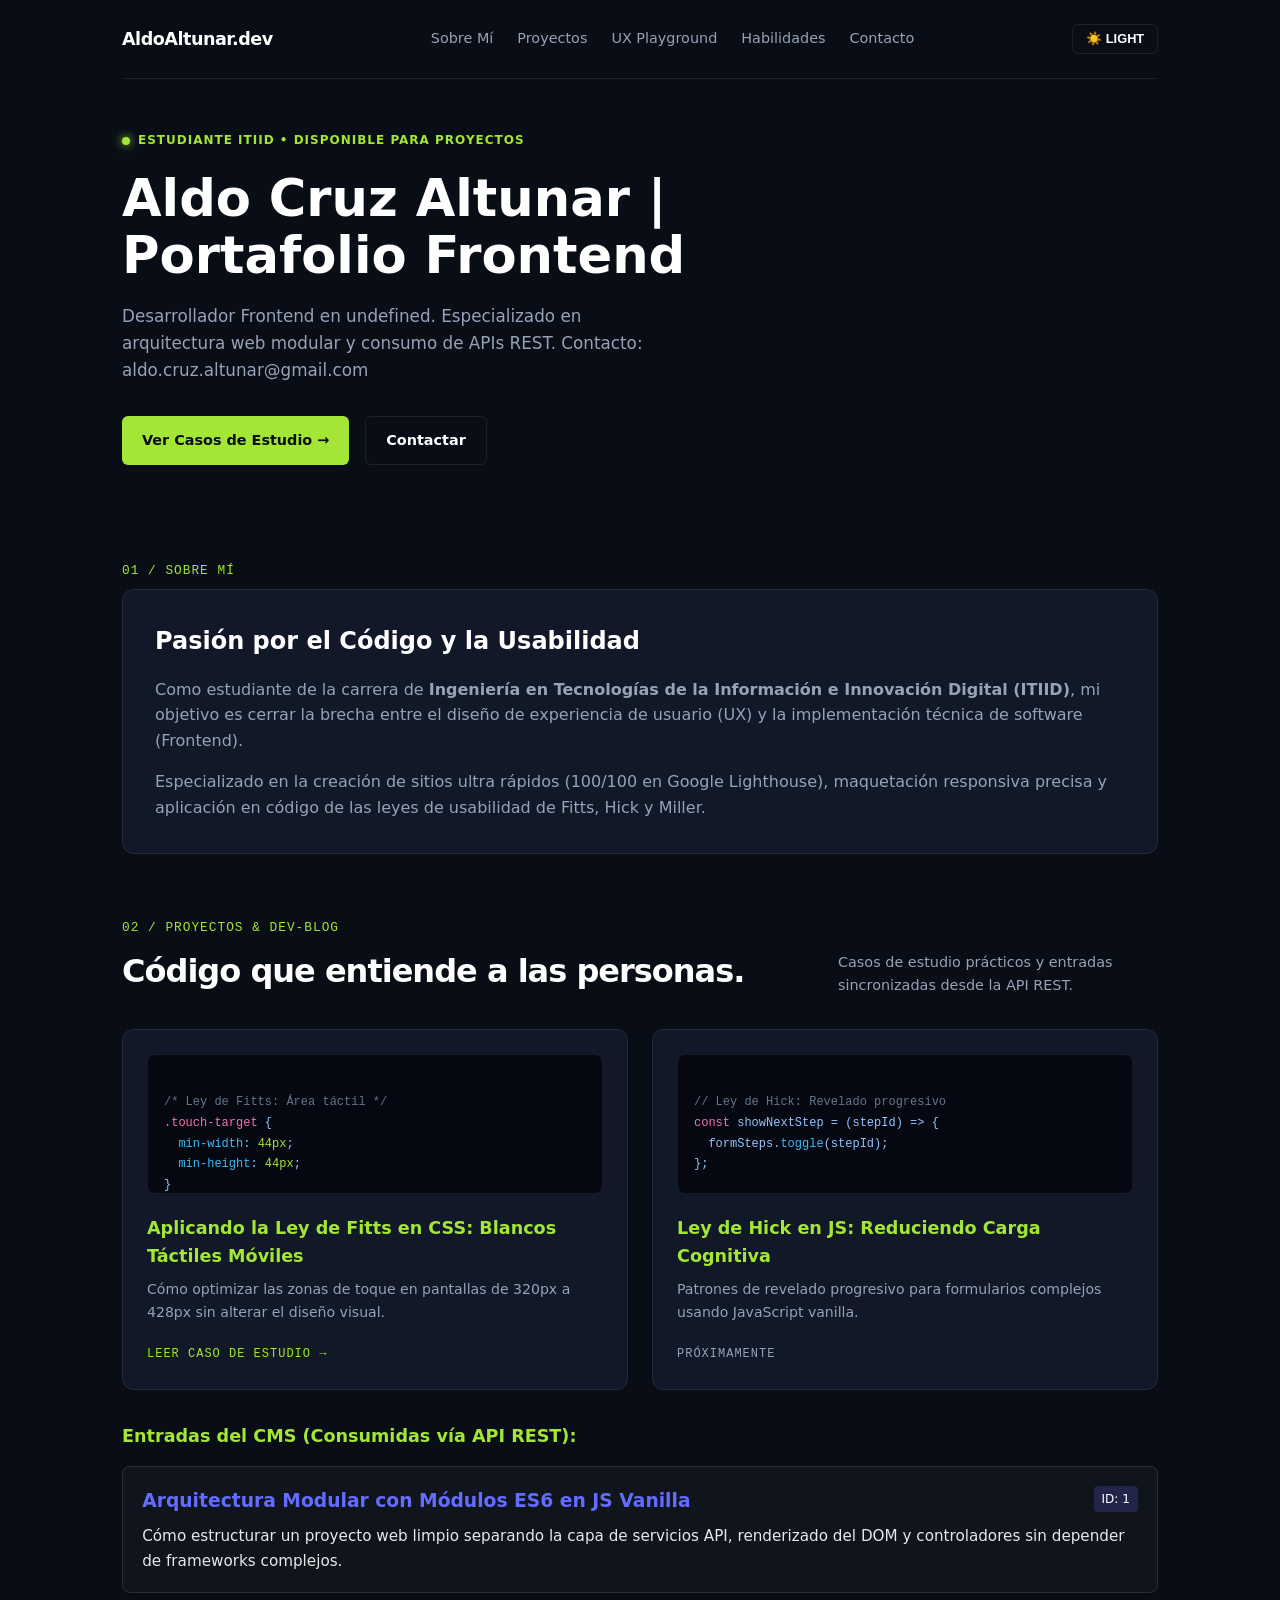
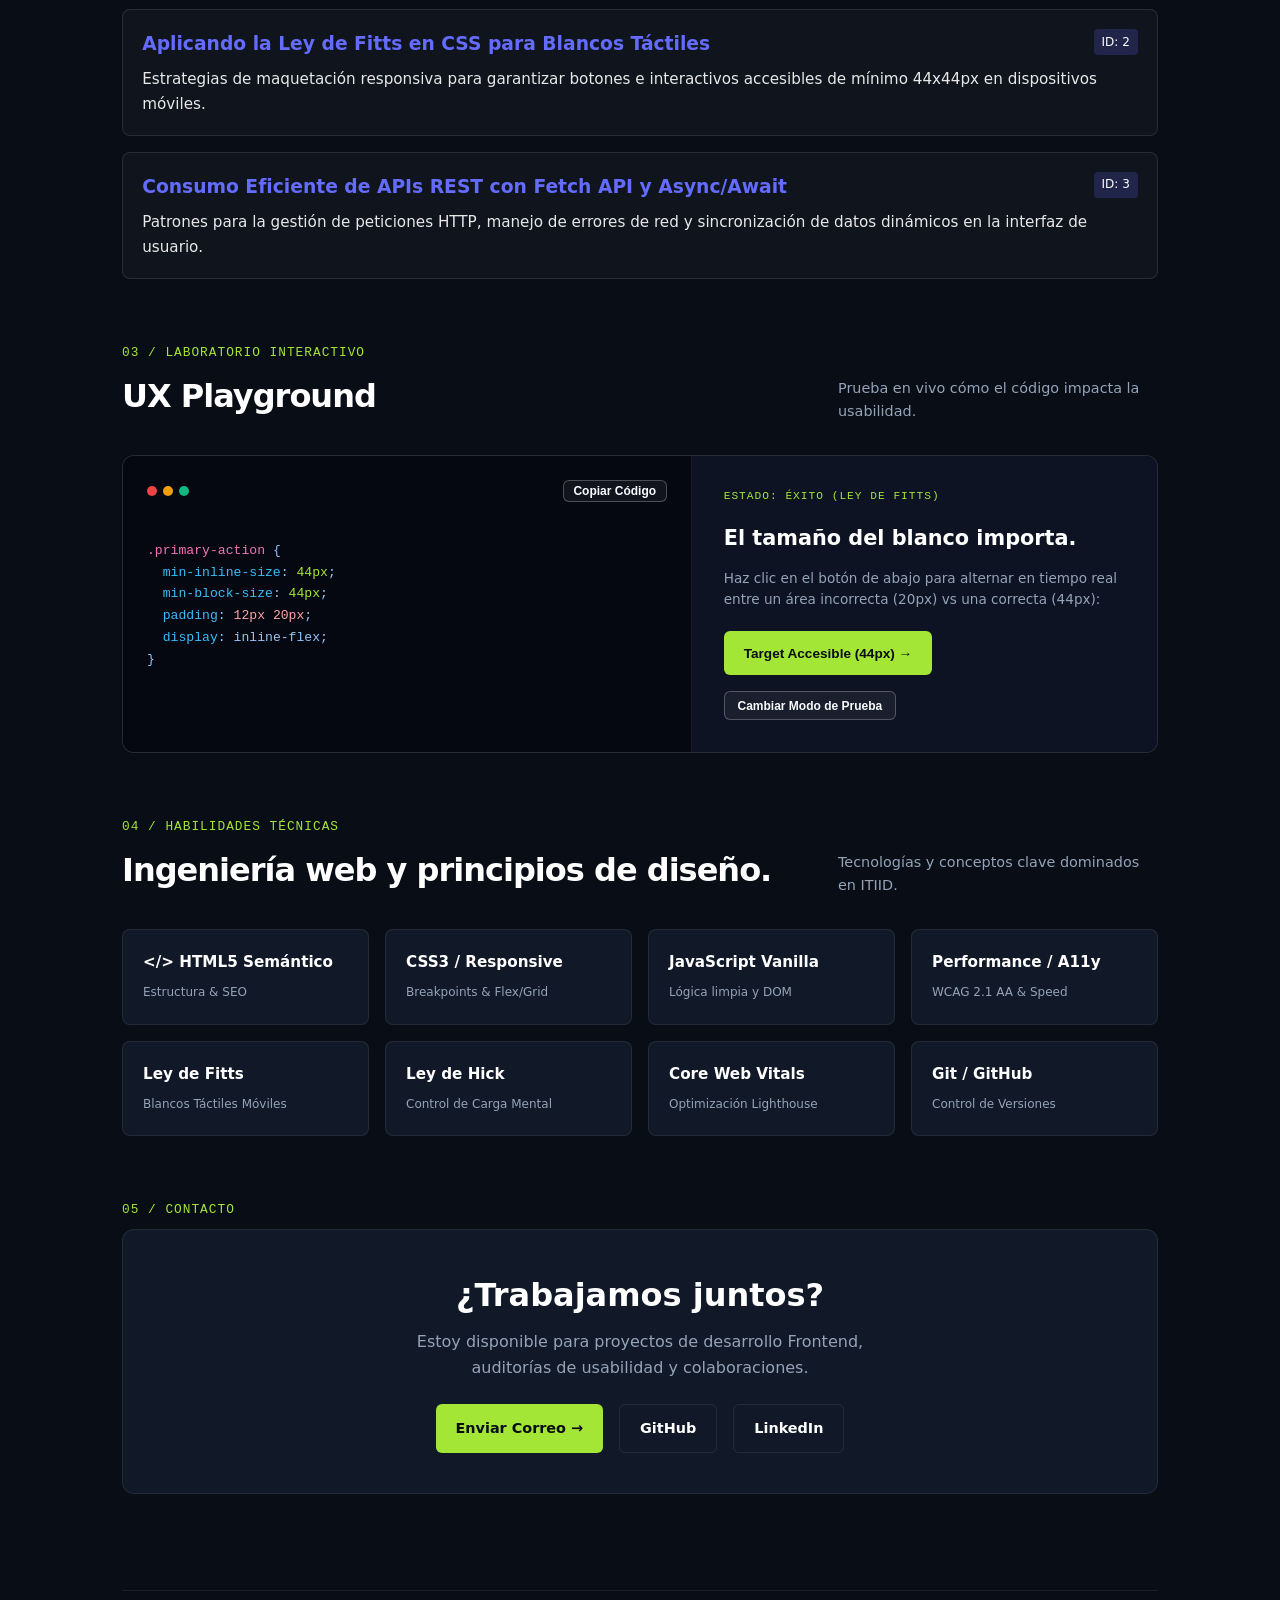
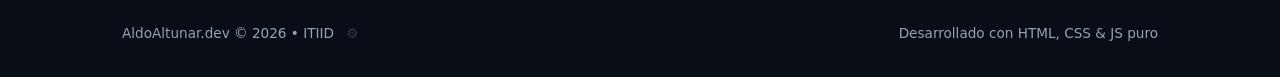
<file: index.html>
<!DOCTYPE html>
<html lang="es" data-theme="dark">
<head>
  <meta charset="UTF-8">
  <meta name="viewport" content="width=device-width, initial-scale=1.0">
  <title>Aldo Cruz Altunar | Portafolio Frontend & UX/UI - ITIID</title>
  <meta name="description" content="Portafolio profesional y Dev-Blog de Aldo Cruz Altunar, estudiante de ITIID enfocado en código Frontend y leyes de UX/UI.">
  <link rel="stylesheet" href="styles.css">
</head>
<body>

  <div class="container">
    <!-- Header Navigation -->
    <header>
      <a href="index.html" class="logo">AldoAltunar.dev</a>
      
      <!-- Menú Desktop -->
      <nav id="nav-menu">
        <a href="#about">Sobre Mí</a>
        <a href="#projects">Proyectos</a>
        <a href="#lab">UX Playground</a>
        <a href="#skills">Habilidades</a>
        <a href="#contact">Contacto</a>
      </nav>

      <div style="display: flex; gap: 0.5rem; align-items: center;">
        <button id="theme-btn" class="btn-secondary" style="padding: 0.4rem 0.8rem; font-size: 0.8rem; min-height: auto;">☀️ LIGHT</button>
        <!-- Botón Hamburguesa Móvil -->
        <button id="menu-toggle" class="menu-toggle-btn" aria-label="Abrir Menú">☰</button>
      </div>
    </header>

    <!-- Hero Section -->
    <section class="hero-grid" style="padding: 3rem 0;">
      <div>
        <div class="status-badge">
          <span class="status-dot"></span> Estudiante ITIID &bull; Disponible para Proyectos
        </div>
        <h1 id="dev-name" style="font-size: clamp(2rem, 4vw, 3.2rem); font-weight: 800; line-height: 1.1; margin-bottom: 1.25rem;">
          Ingeniero Frontend<br>&amp; Especialista en UX/UI.
        </h1>
        <p id="dev-bio" style="color: var(--text-muted); font-size: 1.05rem; margin-bottom: 2rem; max-width: 540px;">
          Hola, soy <strong>Aldo Cruz Altunar</strong>. Desarrollo aplicaciones web de alto rendimiento combinando código limpio (CSS/JS Vanilla) con psicología de usuario y accesibilidad.
        </p>
        <div style="display: flex; gap: 1rem; flex-wrap: wrap;">
          <a href="#projects" class="btn-primary">Ver Casos de Estudio &rarr;</a>
          <a href="#contact" class="btn-secondary">Contactar</a>
        </div>
      </div>
    </section>

    <!-- 01 / Sobre Mí -->
    <section id="about" style="margin: 3rem 0; scroll-margin-top: 2rem;">
      <div class="section-meta">01 / SOBRE MÍ</div>
      <div class="card-project" style="padding: 2rem;">
        <h2 style="font-size: 1.5rem; margin-bottom: 1rem;">Pasión por el Código y la Usabilidad</h2>
        <p style="color: var(--text-muted); margin-bottom: 1rem;">
          Como estudiante de la carrera de <strong>Ingeniería en Tecnologías de la Información e Innovación Digital (ITIID)</strong>, mi objetivo es cerrar la brecha entre el diseño de experiencia de usuario (UX) y la implementación técnica de software (Frontend).
        </p>
        <p style="color: var(--text-muted);">
          Especializado en la creación de sitios ultra rápidos (100/100 en Google Lighthouse), maquetación responsiva precisa y aplicación en código de las leyes de usabilidad de Fitts, Hick y Miller.
        </p>
      </div>
    </section>

    <!-- 02 / Proyectos y Dev-Blog -->
    <section id="projects" style="margin: 4rem 0; scroll-margin-top: 2rem;">
      <div class="section-meta">02 / PROYECTOS &amp; DEV-BLOG</div>
      <div class="section-header">
        <h2>Código que entiende a las personas.</h2>
        <p class="section-subtitle">Casos de estudio prácticos y entradas sincronizadas desde la API REST.</p>
      </div>

      <!-- Casos estáticos -->
      <div class="grid-2" style="margin-bottom: 2rem;">
        <article class="card-project">
          <div class="card-preview-box" style="justify-content: flex-start; padding: 1rem; align-items: flex-start; background: #050811;">
            <pre style="margin: 0; width: 100%;"><code style="font-family: var(--font-mono); font-size: 0.75rem; color: #93c5fd; line-height: 1.4;">
<span style="color: #64748b;">/* Ley de Fitts: Área táctil */</span>
<span style="color: #f472b6;">.touch-target</span> {
  <span style="color: #38bdf8;">min-width</span>: <span style="color: var(--accent-lime);">44px</span>;
  <span style="color: #38bdf8;">min-height</span>: <span style="color: var(--accent-lime);">44px</span>;
}
            </code></pre>
          </div>
          <div>
            <h3 class="card-title">Aplicando la Ley de Fitts en CSS: Blancos Táctiles Móviles</h3>
            <p style="color: var(--text-muted); font-size: 0.88rem; margin-bottom: 1rem;">
              Cómo optimizar las zonas de toque en pantallas de 320px a 428px sin alterar el diseño visual.
            </p>
          </div>
          <div>
            <a href="blog/ley-de-fitts-css.html" style="text-decoration: none;">
              <span class="section-meta" style="font-size: 0.75rem;">LEER CASO DE ESTUDIO &rarr;</span>
            </a>
          </div>
        </article>

        <article class="card-project">
          <div class="card-preview-box" style="justify-content: flex-start; padding: 1rem; align-items: flex-start; background: #050811;">
            <pre style="margin: 0; width: 100%;"><code style="font-family: var(--font-mono); font-size: 0.75rem; color: #93c5fd; line-height: 1.4;">
<span style="color: #64748b;">// Ley de Hick: Revelado progresivo</span>
<span style="color: #f472b6;">const</span> showNextStep = (stepId) => {
  formSteps.<span style="color: #38bdf8;">toggle</span>(stepId);
};
            </code></pre>
          </div>
          <div>
            <h3 class="card-title">Ley de Hick en JS: Reduciendo Carga Cognitiva</h3>
            <p style="color: var(--text-muted); font-size: 0.88rem; margin-bottom: 1rem;">
              Patrones de revelado progresivo para formularios complejos usando JavaScript vanilla.
            </p>
          </div>
          <div>
            <span class="section-meta" style="font-size: 0.75rem; color: var(--text-muted);">PRÓXIMAMENTE</span>
          </div>
        </article>
      </div>

      <!-- Contenedor dinámico consumido vía API REST (GET) -->
      <h3 style="font-size: 1.1rem; margin-bottom: 1rem; color: var(--accent-lime);">Entradas del CMS (Consumidas vía API REST):</h3>
      <div id="articles-container">
        <p style="color: var(--text-muted);">Cargando artículos desde el servidor CMS...</p>
      </div>
    </section>

    <!-- 03 / Laboratorio Interactivo -->
    <section id="lab" style="margin: 4rem 0; scroll-margin-top: 2rem;">
      <div class="section-meta">03 / LABORATORIO INTERACTIVO</div>
      <div class="section-header">
        <h2>UX Playground</h2>
        <p class="section-subtitle">Prueba en vivo cómo el código impacta la usabilidad.</p>
      </div>

      <div class="playground-widget">
        <div class="editor-window">
          <div style="display: flex; justify-content: space-between; align-items: center; margin-bottom: 1rem;">
            <div class="traffic-dots">
              <span class="dot dot-red"></span>
              <span class="dot dot-yellow"></span>
              <span class="dot dot-green"></span>
            </div>
            <button id="copy-btn" class="btn-secondary" style="padding: 0.2rem 0.6rem; font-size: 0.75rem; min-height: auto;">Copiar Código</button>
          </div>
          <pre><code id="code-snippet" style="font-family: var(--font-mono); font-size: 0.82rem; color: #93c5fd;">
<span style="color: #f472b6;">.primary-action</span> {
  <span style="color: #38bdf8;">min-inline-size</span>: <span id="code-size" style="color: var(--accent-lime);">44px</span>;
  <span style="color: #38bdf8;">min-block-size</span>: <span id="code-size-block" style="color: var(--accent-lime);">44px</span>;
  <span style="color: #38bdf8;">padding</span>: <span style="color: #fca5a5;">12px 20px</span>;
  <span style="color: #38bdf8;">display</span>: inline-flex;
}
          </code></pre>
        </div>

        <div class="preview-window">
          <span class="section-meta" style="font-size: 0.7rem;" id="target-status">ESTADO: ÉXITO (LEY DE FITTS)</span>
          <h3 style="font-size: 1.3rem; margin: 0.5rem 0 0.8rem 0;">El tamaño del blanco importa.</h3>
          <p style="color: #94a3b8; font-size: 0.85rem; margin-bottom: 1.25rem;">
            Haz clic en el botón de abajo para alternar en tiempo real entre un área incorrecta (20px) vs una correcta (44px):
          </p>
          <div style="display: flex; flex-direction: column; gap: 1rem; align-items: flex-start;">
            <button class="btn-primary" id="demo-btn" style="font-size: 0.85rem; transition: all 0.3s ease;">
              Target Accesible (44px) &rarr;
            </button>
            <button id="toggle-target-btn" class="btn-secondary" style="font-size: 0.75rem; padding: 0.4rem 0.8rem; min-height: auto;">
                Cambiar Modo de Prueba
            </button>
          </div>
        </div>
      </div>
    </section>

    <!-- 04 / Habilidades -->
    <section id="skills" style="margin: 4rem 0; scroll-margin-top: 2rem;">
      <div class="section-meta">04 / HABILIDADES TÉCNICAS</div>
      <div class="section-header">
        <h2>Ingeniería web y principios de diseño.</h2>
        <p class="section-subtitle">Tecnologías y conceptos clave dominados en ITIID.</p>
      </div>

      <div class="skills-grid">
        <div class="skill-card">
          <h4>&lt;/&gt; HTML5 Semántico</h4>
          <span>Estructura &amp; SEO</span>
        </div>
        <div class="skill-card">
          <h4>CSS3 / Responsive</h4>
          <span>Breakpoints &amp; Flex/Grid</span>
        </div>
        <div class="skill-card">
          <h4>JavaScript Vanilla</h4>
          <span>Lógica limpia y DOM</span>
        </div>
        <div class="skill-card">
          <h4>Performance / A11y</h4>
          <span>WCAG 2.1 AA &amp; Speed</span>
        </div>
        <div class="skill-card">
          <h4>Ley de Fitts</h4>
          <span>Blancos Táctiles Móviles</span>
        </div>
        <div class="skill-card">
          <h4>Ley de Hick</h4>
          <span>Control de Carga Mental</span>
        </div>
        <div class="skill-card">
          <h4>Core Web Vitals</h4>
          <span>Optimización Lighthouse</span>
        </div>
        <div class="skill-card">
          <h4>Git / GitHub</h4>
          <span>Control de Versiones</span>
        </div>
      </div>
    </section>

    <!-- 05 / Contacto -->
    <section id="contact" style="margin: 4rem 0 6rem 0; scroll-margin-top: 2rem;">
      <div class="section-meta">05 / CONTACTO</div>
      <div class="card-project" style="padding: 2.5rem; text-align: center; align-items: center;">
        <h2 style="font-size: 2rem; margin-bottom: 0.5rem;">¿Trabajamos juntos?</h2>
        <p style="color: var(--text-muted); max-width: 500px; margin-bottom: 1.5rem;">
          Estoy disponible para proyectos de desarrollo Frontend, auditorías de usabilidad y colaboraciones.
        </p>
        <div style="display: flex; gap: 1rem; flex-wrap: wrap; justify-content: center;">
          <a href="mailto:aldo.cruz.altunar@gmail.com" class="btn-primary">Enviar Correo &rarr;</a>
          <a href="https://github.com/aldo-altunar" target="_blank" rel="noopener noreferrer" class="btn-secondary">GitHub</a>
          <a href="https://www.linkedin.com/in/aldo-altunar/" target="_blank" rel="noopener noreferrer" class="btn-secondary">LinkedIn</a>
        </div>
      </div>
    </section>

    <!-- Pie de página con acceso discreto al panel de administración -->
    <footer>
      <div>
        AldoAltunar.dev &copy; 2026 &bull; ITIID
        <a href="admin.html" style="color: inherit; text-decoration: none; opacity: 0.3; margin-left: 0.5rem;" title="Acceso Panel CMS">⚙️</a>
      </div>
      <div>Desarrollado con HTML, CSS &amp; JS puro</div>
    </footer>

  </div>

  <script type="module" src="js/app.js"></script>
</body>
</html>
</file>
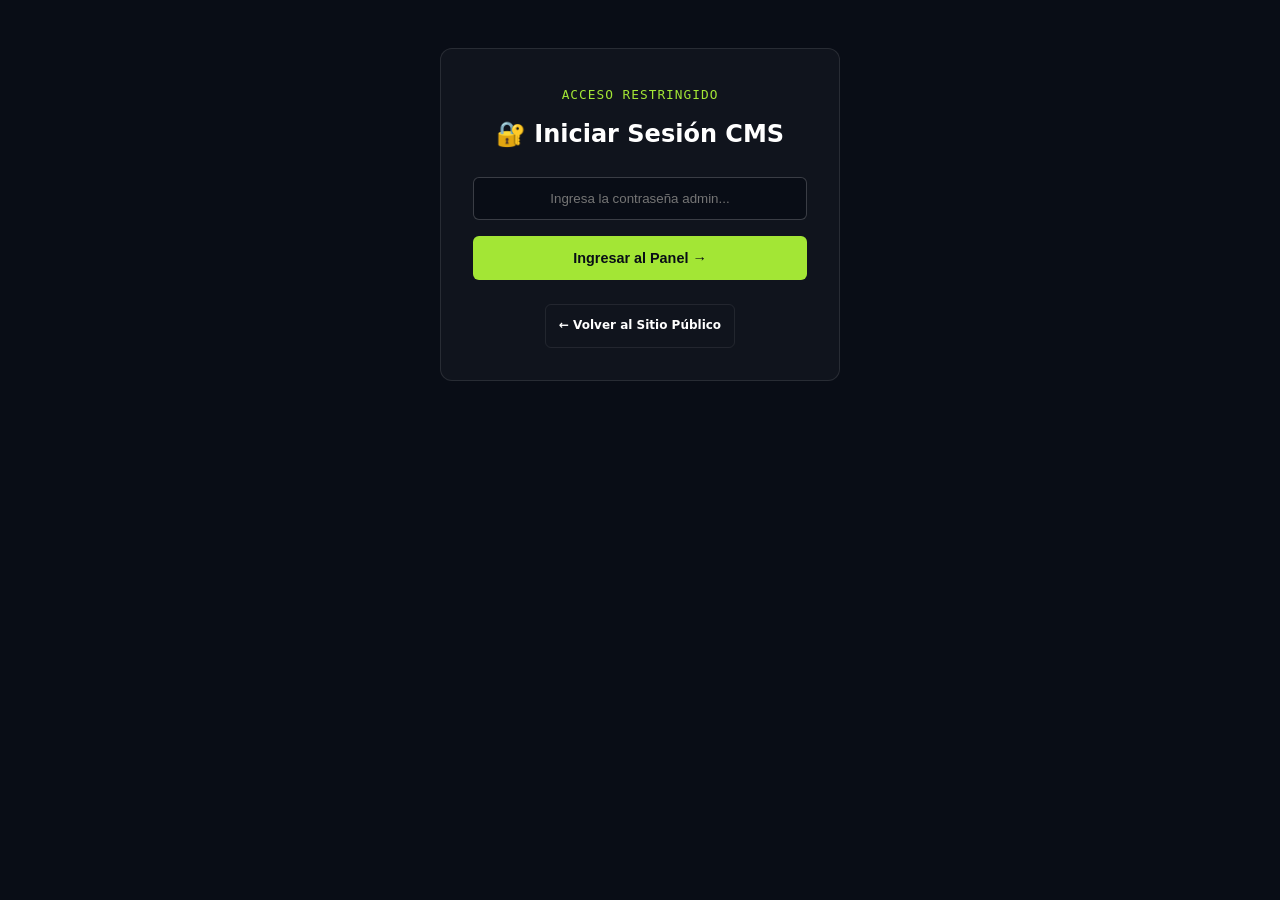
<file: admin.html>
<!DOCTYPE html>
<html lang="es" data-theme="dark">
<head>
  <meta charset="UTF-8">
  <meta name="viewport" content="width=device-width, initial-scale=1.0">
  <title>Acceso Administrador | Aldo Altunar</title>
  <link rel="stylesheet" href="styles.css">
</head>
<body>

  <div class="container" style="max-width: 900px; padding-top: 3rem;">
    
    <!-- 🔒 PANTALLA DE AUTENTICACIÓN (LOGIN) -->
    <div id="login-card" style="max-width: 400px; margin: 0 auto; background: rgba(255,255,255,0.03); border: 1px solid rgba(255,255,255,0.1); padding: 2rem; border-radius: 12px; text-align: center;">
      <span class="section-meta" style="color: var(--accent-lime);">ACCESO RESTRINGIDO</span>
      <h2 style="margin: 0.5rem 0 1.5rem 0;">🔐 Iniciar Sesión CMS</h2>
      
      <form id="login-form" style="display: flex; flex-direction: column; gap: 1rem;">
        <input type="password" id="admin-pass" placeholder="Ingresa la contraseña admin..." required style="padding: 0.8rem; border-radius: 6px; border: 1px solid rgba(255,255,255,0.2); background: #090d16; color: white; width: 100%; text-align: center;">
        <button type="submit" class="btn-primary" style="padding: 0.8rem; font-size: 0.9rem;">Ingresar al Panel &rarr;</button>
      </form>
      <p id="login-error" style="color: #f87171; font-size: 0.85rem; margin-top: 1rem; display: none;">❌ Contraseña incorrecta</p>
      
      <div style="margin-top: 1.5rem;">
        <a href="index.html" class="btn-secondary" style="font-size: 0.75rem; padding: 0.4rem 0.8rem;">&larr; Volver al Sitio Público</a>
      </div>
    </div>

    <!-- ⚙️ PANEL DE ADMINISTRACIÓN (Oculto hasta iniciar sesión) -->
    <div id="admin-panel" style="display: none;">
      <header style="display: flex; justify-content: space-between; align-items: center; margin-bottom: 2rem;">
        <div>
          <span class="section-meta" style="color: var(--accent-lime);">SESIÓN ACTIVA: ALDO ALTUNAR</span>
          <h1 style="font-size: 1.8rem; margin: 0.2rem 0;">⚙️ Panel CMS (Administración REST)</h1>
        </div>
        <div style="display: flex; gap: 0.5rem;">
          <button id="logout-btn" class="btn-secondary" style="padding: 0.5rem 1rem; font-size: 0.85rem; min-height: auto; color: #f87171; border-color: rgba(248,113,113,0.3);">
            🔒 Cerrar Sesión
          </button>
          <a href="index.html" class="btn-secondary" style="padding: 0.5rem 1rem; font-size: 0.85rem; min-height: auto;">
            &larr; Ver Sitio Público
          </a>
        </div>
      </header>

      <!-- Formulario POST / PUT -->
      <section style="background: rgba(255,255,255,0.02); border: 1px solid rgba(255,255,255,0.1); padding: 1.5rem; border-radius: 8px; margin-bottom: 2.5rem;">
        <h3 style="margin-top: 0; color: #646cff; font-size: 1.1rem; display: flex; align-items: center; gap: 0.5rem;">
          📝 Publicar o Editar Entrada
        </h3>
        <form id="article-form" style="display: flex; flex-direction: column; gap: 1rem;">
          <input type="hidden" id="edit-id" value="">
          <div>
            <label style="font-size: 0.85rem; color: var(--text-muted); display: block; margin-bottom: 0.3rem;">Título del Artículo:</label>
            <input type="text" id="article-title" placeholder="Ej. Arquitectura Modular en Frontend" required style="padding: 0.7rem; border-radius: 6px; border: 1px solid rgba(255,255,255,0.2); background: #090d16; color: white; width: 100%;">
          </div>
          <div>
            <label style="font-size: 0.85rem; color: var(--text-muted); display: block; margin-bottom: 0.3rem;">Contenido o Resumen:</label>
            <textarea id="article-body" placeholder="Escribe el cuerpo del artículo..." required rows="4" style="padding: 0.7rem; border-radius: 6px; border: 1px solid rgba(255,255,255,0.2); background: #090d16; color: white; width: 100%; font-family: inherit;"></textarea>
          </div>
          <div style="display: flex; gap: 0.5rem; align-items: center;">
            <button type="submit" id="form-submit-btn" class="btn-primary" style="font-size: 0.85rem; padding: 0.6rem 1.2rem;">➕ Guardar Artículo (POST)</button>
            <button type="button" id="cancel-edit-btn" class="btn-secondary" style="font-size: 0.85rem; padding: 0.6rem 1.2rem; display: none;">Cancelar</button>
          </div>
        </form>
      </section>

      <!-- Lista de Artículos -->
      <section>
        <div style="display: flex; justify-content: space-between; align-items: center; margin-bottom: 1rem;">
          <h3 style="font-size: 1.2rem; margin: 0; color: var(--accent-lime);">Entradas en la Base de Datos</h3>
          <span class="section-meta" style="font-size: 0.75rem;">Modo Administrador Activo</span>
        </div>

        <div id="articles-container">
          <p style="color: var(--text-muted);">Cargando artículos desde la API REST...</p>
        </div>
      </section>
    </div>

  </div>

  <script type="module" src="js/app.js"></script>
</body>
</html>
</file>
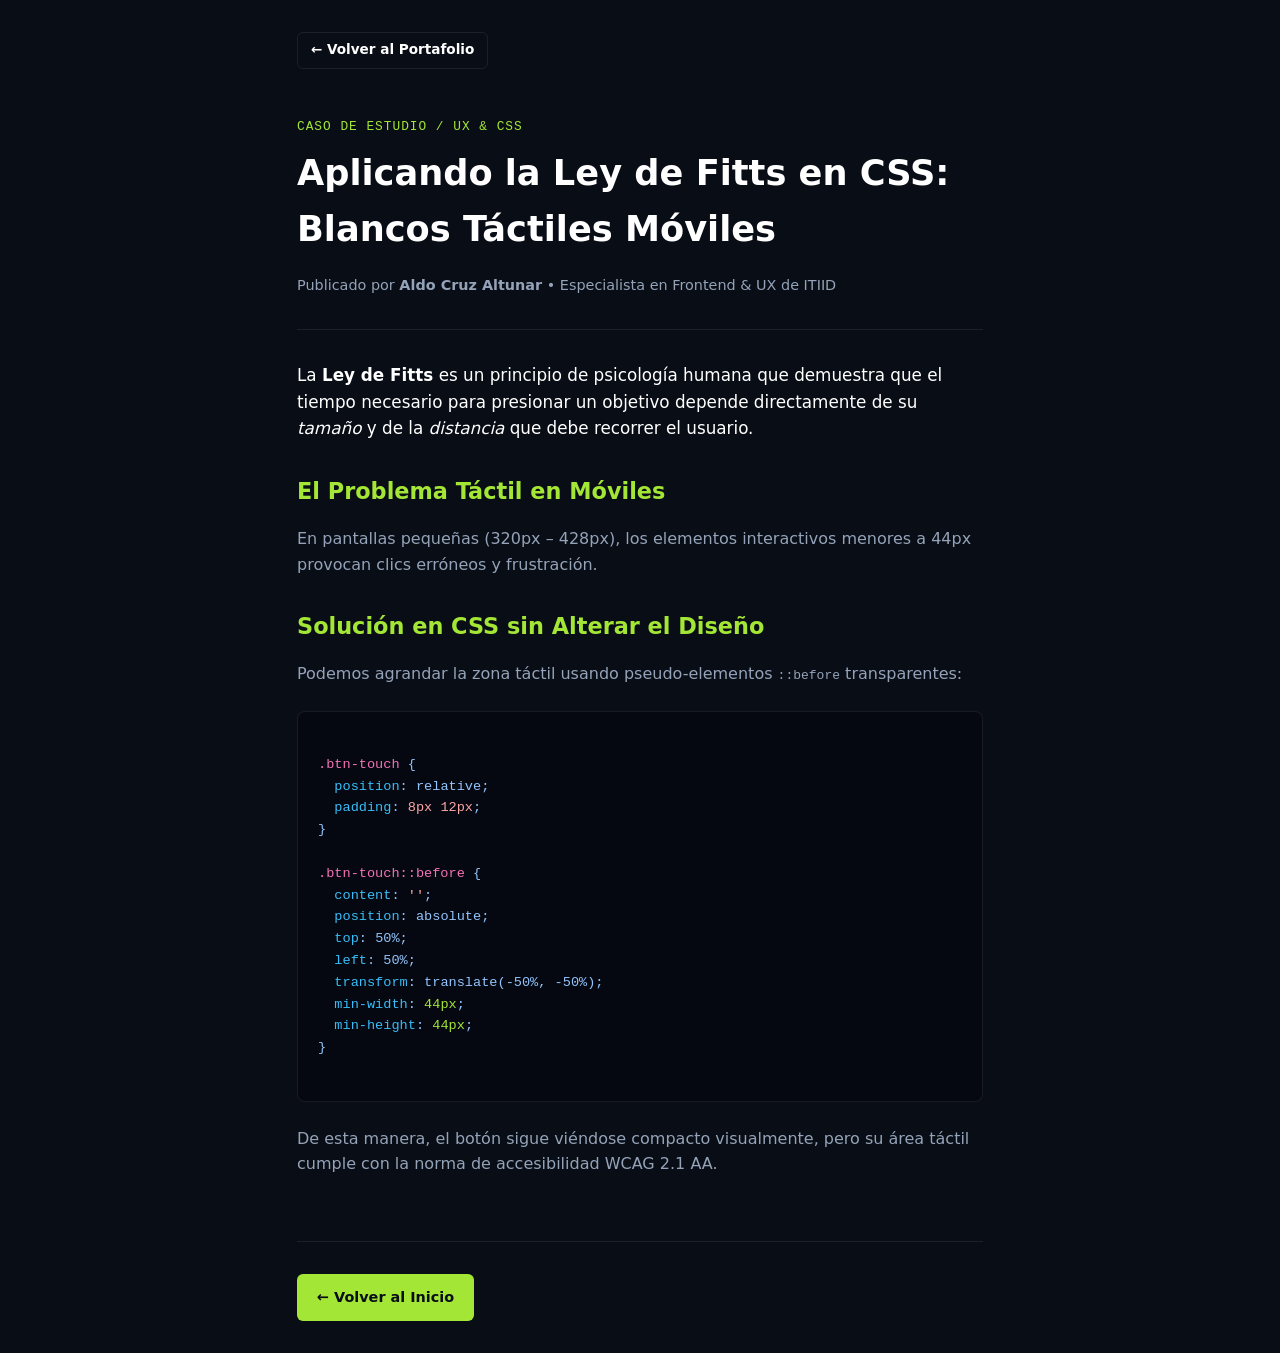
<file: blog/ley-de-fitts-css.html>
<!DOCTYPE html>
<html lang="es" data-theme="dark">
<head>
  <meta charset="UTF-8">
  <meta name="viewport" content="width=device-width, initial-scale=1.0">
  <title>Ley de Fitts en CSS - Aldo Cruz Altunar</title>
  <link rel="stylesheet" href="../styles.css">
</head>
<body>
  <div class="container" style="max-width: 750px; padding-top: 2rem;">
    
    <a href="../index.html" class="btn-secondary" style="padding: 0.4rem 0.8rem; font-size: 0.85rem; margin-bottom: 2rem; min-height: auto;">
      &larr; Volver al Portafolio
    </a>

    <article style="margin-top: 1rem;">
      <div class="section-meta">CASO DE ESTUDIO / UX &amp; CSS</div>
      <h1 style="font-size: 2.2rem; font-weight: 800; margin: 0.5rem 0 1rem 0;">
        Aplicando la Ley de Fitts en CSS: Blancos Táctiles Móviles
      </h1>
      <p style="color: var(--text-muted); font-size: 0.9rem; margin-bottom: 2rem;">
        Publicado por <strong>Aldo Cruz Altunar</strong> &bull; Especialista en Frontend &amp; UX de ITIID
      </p>

      <hr style="border: 0; border-top: 1px solid var(--border); margin-bottom: 2rem;">

      <p style="font-size: 1.05rem; margin-bottom: 1.5rem;">
        La <strong>Ley de Fitts</strong> es un principio de psicología humana que demuestra que el tiempo necesario para presionar un objetivo depende directamente de su <em>tamaño</em> y de la <em>distancia</em> que debe recorrer el usuario.
      </p>

      <h2 style="font-size: 1.4rem; color: var(--accent-lime); margin: 2rem 0 1rem 0;">El Problema Táctil en Móviles</h2>
      <p style="color: var(--text-muted); margin-bottom: 1.5rem;">
        En pantallas pequeñas (320px – 428px), los elementos interactivos menores a 44px provocan clics erróneos y frustración.
      </p>

      <h2 style="font-size: 1.4rem; color: var(--accent-lime); margin: 2rem 0 1rem 0;">Solución en CSS sin Alterar el Diseño</h2>
      <p style="color: var(--text-muted); margin-bottom: 1rem;">
        Podemos agrandar la zona táctil usando pseudo-elementos <code>::before</code> transparentes:
      </p>

      <div style="background: var(--code-bg); border: 1px solid var(--border); border-radius: 8px; padding: 1.25rem; margin: 1.5rem 0;">
        <pre><code style="font-family: var(--font-mono); font-size: 0.85rem; color: #93c5fd;">
<span style="color: #f472b6;">.btn-touch</span> {
  <span style="color: #38bdf8;">position</span>: relative;
  <span style="color: #38bdf8;">padding</span>: <span style="color: #fca5a5;">8px 12px</span>;
}

<span style="color: #f472b6;">.btn-touch::before</span> {
  <span style="color: #38bdf8;">content</span>: <span style="color: #fca5a5;">''</span>;
  <span style="color: #38bdf8;">position</span>: absolute;
  <span style="color: #38bdf8;">top</span>: 50%;
  <span style="color: #38bdf8;">left</span>: 50%;
  <span style="color: #38bdf8;">transform</span>: translate(-50%, -50%);
  <span style="color: #38bdf8;">min-width</span>: <span style="color: var(--accent-lime);">44px</span>;
  <span style="color: #38bdf8;">min-height</span>: <span style="color: var(--accent-lime);">44px</span>;
}
        </code></pre>
      </div>

      <p style="color: var(--text-muted); margin-top: 1.5rem;">
        De esta manera, el botón sigue viéndose compacto visualmente, pero su área táctil cumple con la norma de accesibilidad WCAG 2.1 AA.
      </p>
    </article>

    <footer style="margin-top: 4rem;">
      <a href="../index.html" class="btn-primary">&larr; Volver al Inicio</a>
    </footer>

  </div>
</body>
</html>
</file>
<file: styles.css>
:root {
  --bg-main: #090d16;          
  --bg-card: #111827;        
  --bg-card-hover: #162032;    
  --text-main: #ffffff;       
  --text-muted: #94a3b8;       
  --accent-lime: #a3e635;      
  --accent-lime-dim: rgba(163, 230, 53, 0.12);
  --code-bg: #050811;          
  --border: rgba(255, 255, 255, 0.08);
  --font-sans: 'Inter', system-ui, -apple-system, sans-serif;
  --font-mono: 'JetBrains Mono', 'Fira Code', Consolas, monospace;
}

[data-theme="light"] {
  --bg-main: #f8fafc;
  --bg-card: #ffffff;
  --bg-card-hover: #f1f5f9;
  --text-main: #0f172a;
  --text-muted: #475569;
  --accent-lime: #65a30d;
  --accent-lime-dim: rgba(101, 163, 13, 0.12);
  --code-bg: #1e293b;
  --border: #e2e8f0;
}

* {
  box-sizing: border-box;
  margin: 0;
  padding: 0;
}

html {
  scroll-behavior: smooth;
}

body {
  background-color: var(--bg-main);
  color: var(--text-main);
  font-family: var(--font-sans);
  line-height: 1.6;
  -webkit-font-smoothing: antialiased;
  overflow-x: hidden;
}


.container {
  width: 100%;
  margin: 0 auto;
}


header {
  display: flex;
  justify-content: space-between;
  align-items: center;
  padding: 1.5rem 0;
  border-bottom: 1px solid var(--border);
  position: relative;
}

.logo {
  font-weight: 700;
  color: var(--text-main);
  text-decoration: none;
  font-size: 1.1rem;
  letter-spacing: -0.5px;
}

nav {
  display: flex;
  align-items: center;
  gap: 1.5rem;
}

nav a {
  color: var(--text-muted);
  text-decoration: none;
  font-size: 0.9rem;
  transition: color 0.2s ease;
}

nav a:hover {
  color: var(--text-main);
}

.menu-toggle-btn {
  display: none;
  background: transparent;
  border: 1px solid var(--border);
  color: var(--text-main);
  font-size: 1.2rem;
  padding: 0.3rem 0.6rem;
  border-radius: 6px;
  cursor: pointer;
}


.status-badge {
  display: inline-flex;
  align-items: center;
  gap: 0.5rem;
  font-size: 0.75rem;
  font-weight: 600;
  color: var(--accent-lime);
  letter-spacing: 1px;
  text-transform: uppercase;
  margin-bottom: 1.25rem;
}

.status-dot {
  width: 8px;
  height: 8px;
  background-color: var(--accent-lime);
  border-radius: 50%;
  box-shadow: 0 0 10px var(--accent-lime);
}


.btn-primary {
  display: inline-flex;
  align-items: center;
  justify-content: center;
  gap: 0.5rem;
  background-color: var(--accent-lime);
  color: #090d16;
  font-weight: 700;
  padding: 0.75rem 1.25rem;
  border-radius: 6px;
  text-decoration: none;
  font-size: 0.9rem;
  transition: opacity 0.2s ease;
  min-height: 44px; 
  border: none;
  cursor: pointer;
}

.btn-primary:hover {
  opacity: 0.9;
}

.btn-secondary {
  display: inline-flex;
  align-items: center;
  justify-content: center;
  gap: 0.5rem;
  background-color: transparent;
  color: var(--text-main);
  border: 1px solid var(--border);
  font-weight: 600;
  padding: 0.75rem 1.25rem;
  border-radius: 6px;
  text-decoration: none;
  font-size: 0.9rem;
  min-height: 44px;
  cursor: pointer;
}

.btn-secondary:hover {
  border-color: var(--text-muted);
}


.section-meta {
  font-family: var(--font-mono);
  color: var(--accent-lime);
  font-size: 0.8rem;
  text-transform: uppercase;
  letter-spacing: 1px;
  margin-bottom: 0.5rem;
}

.section-header {
  display: flex;
  justify-content: space-between;
  align-items: flex-end;
  margin-bottom: 2rem;
  flex-wrap: wrap;
  gap: 1rem;
}

.section-header h2 {
  font-size: 2rem;
  font-weight: 700;
  letter-spacing: -1px;
}

.section-subtitle {
  color: var(--text-muted);
  font-size: 0.9rem;
  max-width: 320px;
}


.card-project {
  background: var(--bg-card);
  border: 1px solid var(--border);
  border-radius: 12px;
  padding: 1.5rem;
  transition: all 0.2s ease;
  display: flex;
  flex-direction: column;
  justify-content: space-between;
}

.card-project:hover {
  background: var(--bg-card-hover);
  border-color: rgba(163, 230, 53, 0.4);
}

.card-preview-box {
  background: #0b0f19;
  border: 1px solid var(--border);
  border-radius: 8px;
  height: 140px;
  display: flex;
  align-items: center;
  justify-content: center;
  margin-bottom: 1.25rem;
  overflow: hidden;
}

.card-title {
  color: var(--accent-lime);
  font-size: 1.1rem;
  font-weight: 600;
  margin-bottom: 0.5rem;
}


.playground-widget {
  display: grid;
  grid-template-columns: 1.1fr 0.9fr;
  background: #0b0f19;
  border: 1px solid rgba(255, 255, 255, 0.12);
  border-radius: 12px;
  overflow: hidden;
  color: #ffffff; 
}

.editor-window {
  background: #050811;
  padding: 1.5rem;
  border-right: 1px solid rgba(255, 255, 255, 0.08);
}

.traffic-dots {
  display: flex;
  gap: 6px;
}

.dot { width: 10px; height: 10px; border-radius: 50%; }
.dot-red { background: #ef4444; }
.dot-yellow { background: #f59e0b; }
.dot-green { background: #10b981; }

.preview-window {
  padding: 2rem;
  display: flex;
  flex-direction: column;
  justify-content: center;
  background: #0d1322;
  color: #ffffff;
}

.preview-window h3 {
  color: #ffffff !important; 
}


.playground-widget .btn-secondary {
  color: #f8fafc !important;
  border-color: rgba(255, 255, 255, 0.25) !important;
  background-color: rgba(255, 255, 255, 0.05);
}

.playground-widget .btn-secondary:hover {
  border-color: var(--accent-lime) !important;
  color: var(--accent-lime) !important;
}


.skills-grid {
  display: grid;
  grid-template-columns: repeat(4, 1fr);
  gap: 1rem;
}

.skill-card {
  background: var(--bg-card);
  border: 1px solid var(--border);
  border-radius: 8px;
  padding: 1.25rem;
  transition: border-color 0.2s ease;
}

.skill-card:hover {
  border-color: var(--accent-lime);
}

.skill-card h4 {
  font-size: 0.95rem;
  margin-bottom: 0.25rem;
}

.skill-card span {
  font-size: 0.75rem;
  color: var(--text-muted);
}


footer {
  border-top: 1px solid var(--border);
  padding: 2rem 0;
  display: flex;
  justify-content: space-between;
  align-items: center;
  color: var(--text-muted);
  font-size: 0.85rem;
  flex-wrap: wrap;
  gap: 1rem;
}


@media (min-width: 320px) and (max-width: 359px) {
  .container { padding: 0 12px; }
  .grid-2, .playground-widget, .skills-grid { display: flex; flex-direction: column; gap: 1rem; }
  .btn-primary, .btn-secondary { width: 100%; }
  h1 { font-size: 1.75rem; }
  .editor-window { border-right: none; border-bottom: 1px solid var(--border); }
  
  .menu-toggle-btn { display: block; }
  nav {
    display: none;
    position: absolute;
    top: 100%;
    left: 0;
    width: 100%;
    background: var(--bg-card);
    flex-direction: column;
    padding: 1rem;
    border: 1px solid var(--border);
    z-index: 100;
  }
  nav.nav-open { display: flex; }
}


@media (min-width: 360px) and (max-width: 428px) {
  .container { padding: 0 18px; }
  .grid-2, .playground-widget, .skills-grid { display: flex; flex-direction: column; gap: 1rem; }
  h1 { font-size: 2.2rem; }
  .editor-window { border-right: none; border-bottom: 1px solid var(--border); }
  
  .menu-toggle-btn { display: block; }
  nav {
    display: none;
    position: absolute;
    top: 100%;
    left: 0;
    width: 100%;
    background: var(--bg-card);
    flex-direction: column;
    padding: 1rem;
    border: 1px solid var(--border);
    z-index: 100;
  }
  nav.nav-open { display: flex; }
}


@media (min-width: 429px) and (max-width: 599px) {
  .container { padding: 0 20px; }
  .grid-2 { display: grid; grid-template-columns: 1fr; gap: 1rem; }
  .skills-grid { display: grid; grid-template-columns: 1fr 1fr; gap: 1rem; }
  .playground-widget { display: flex; flex-direction: column; }
}


@media (min-width: 600px) and (max-width: 839px) {
  .container { max-width: 800px; padding: 0 28px; }
  .grid-2 { display: grid; grid-template-columns: 1fr 1fr; gap: 1.25rem; }
  .skills-grid { display: grid; grid-template-columns: repeat(2, 1fr); gap: 1rem; }
}


@media (min-width: 840px) {
  .container { max-width: 1100px; padding: 0 2rem; }
  .hero-grid { display: grid; grid-template-columns: 1.2fr 0.8fr; gap: 4rem; padding: 4rem 0; align-items: center; }
  .grid-2 { display: grid; grid-template-columns: 1fr 1fr; gap: 1.5rem; }
}
</file>
